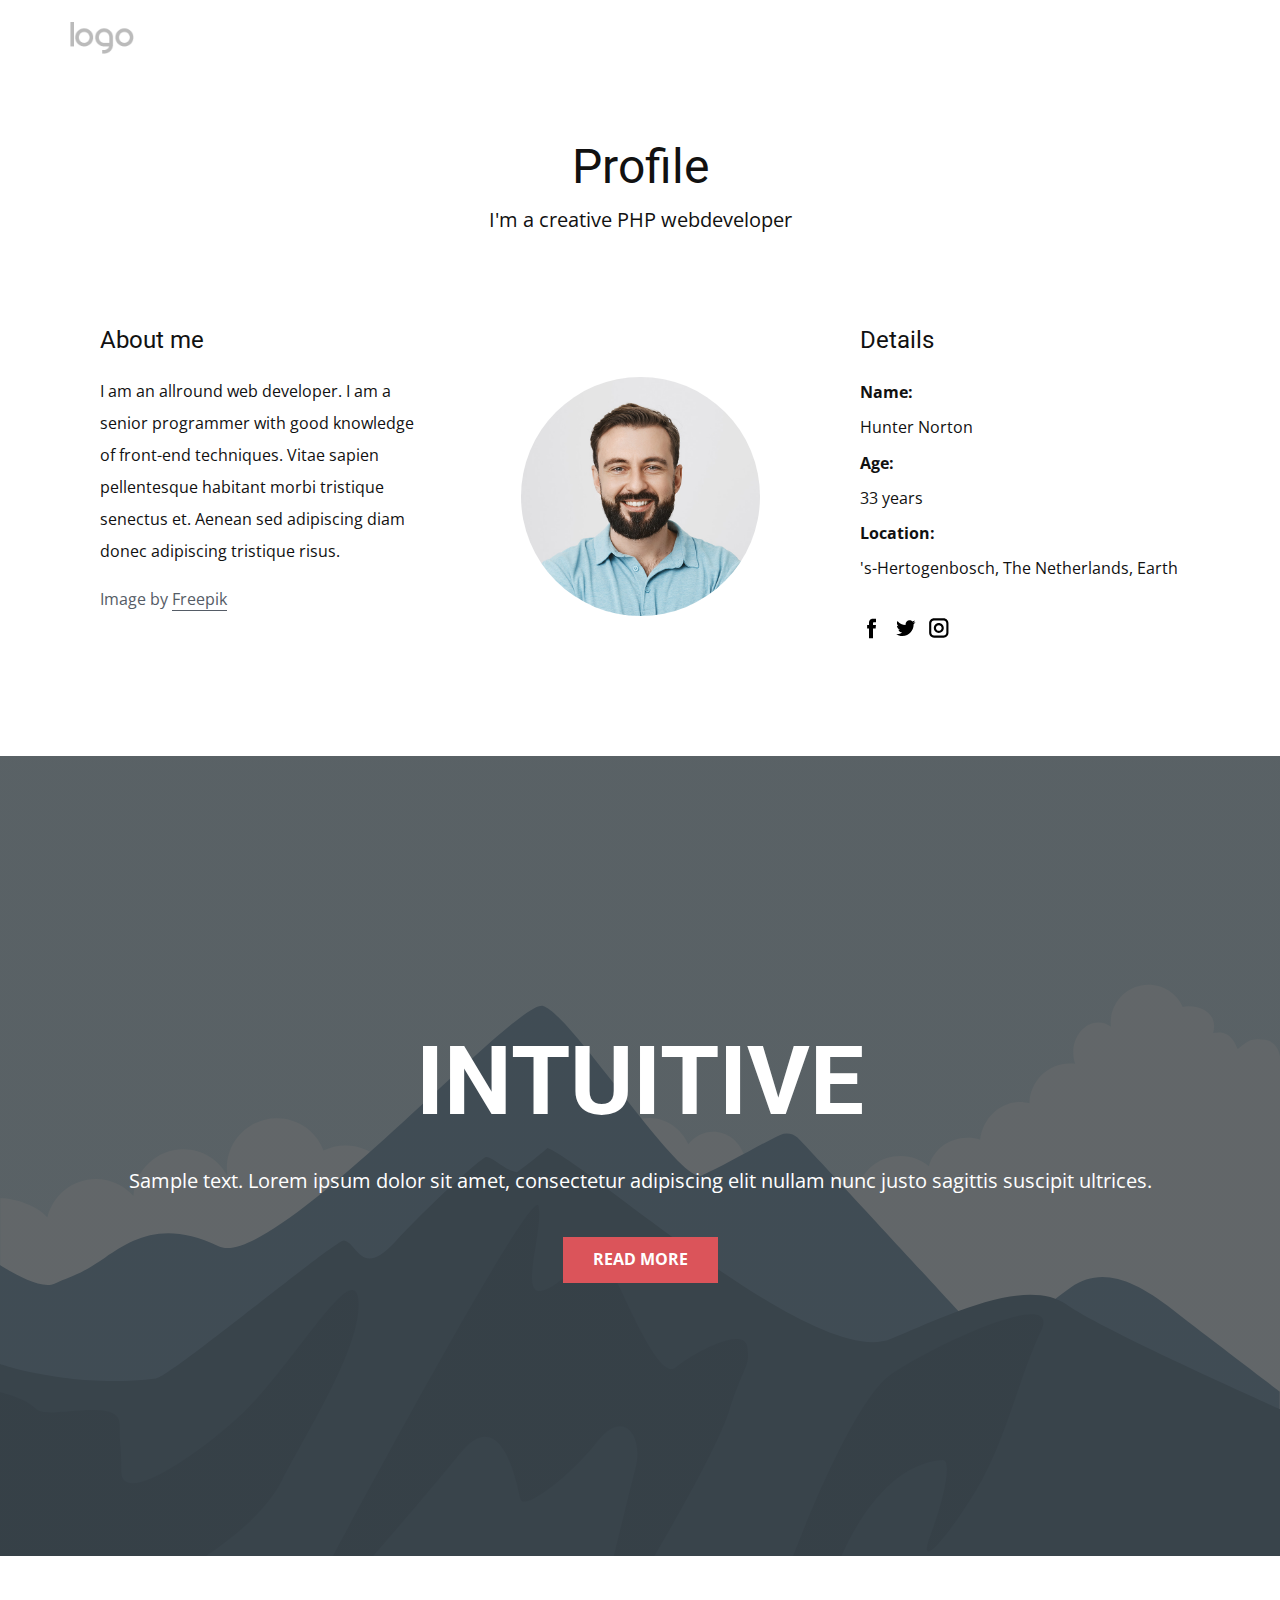
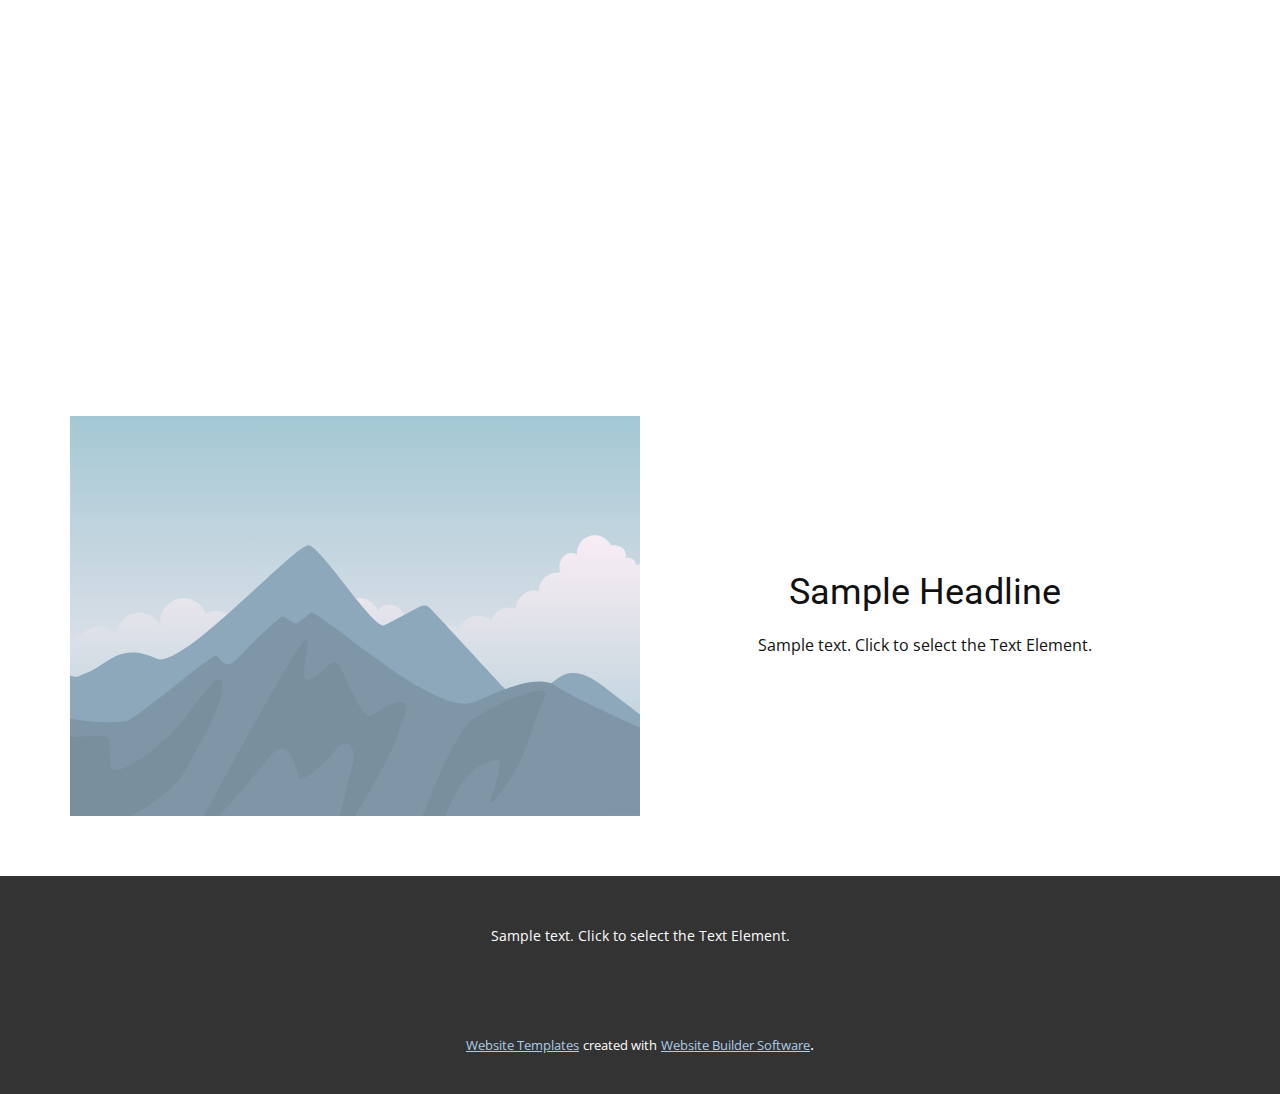
<file: index.html>
<!DOCTYPE html>
<html style="font-size: 16px;" lang="en"><head>
    <meta name="viewport" content="width=device-width, initial-scale=1.0">
    <meta charset="utf-8">
    <meta name="keywords" content="Profile, INTUITIVE">
    <meta name="description" content="">
    <title>Home</title>
    <link rel="stylesheet" href="static/css/nicepage.css" media="screen">
<link rel="stylesheet" href="static/css/Home.css" media="screen">
    <meta name="generator" content="Nicepage 5.3.6, nicepage.com">
    <link id="u-theme-google-font" rel="stylesheet" href="https://fonts.googleapis.com/css?family=Roboto:100,100i,300,300i,400,400i,500,500i,700,700i,900,900i|Open+Sans:300,300i,400,400i,500,500i,600,600i,700,700i,800,800i">
    
  
    
    

    <meta name="theme-color" content="#478ac9">
    <meta property="og:title" content="Home">
    <meta property="og:type" content="website">
  </head>
  <body data-home-page="Home.html" data-home-page-title="Home" class="u-body u-xl-mode" data-lang="en"><header class="u-clearfix u-header u-header" id="sec-473b"><div class="u-clearfix u-sheet u-valign-middle u-sheet-1">
        <a href="https://nicepage.com" class="u-image u-logo u-image-1">
          <img src="static/images/default-logo.png" class="u-logo-image u-logo-image-1">
        </a>
        <nav class="u-menu u-menu-dropdown u-offcanvas u-menu-1">
          <div class="menu-collapse" style="font-size: 1rem; letter-spacing: 0px;">
            <a class="u-button-style u-custom-left-right-menu-spacing u-custom-padding-bottom u-custom-top-bottom-menu-spacing u-nav-link u-text-active-palette-1-base u-text-hover-palette-2-base" href="#">
              <svg class="u-svg-link" viewBox="0 0 24 24"><use xmlns:xlink="http://www.w3.org/1999/xlink" xlink:href="#menu-hamburger"></use></svg>
              <svg class="u-svg-content" version="1.1" id="menu-hamburger" viewBox="0 0 16 16" x="0px" y="0px" xmlns:xlink="http://www.w3.org/1999/xlink" xmlns="http://www.w3.org/2000/svg"><g><rect y="1" width="16" height="2"></rect><rect y="7" width="16" height="2"></rect><rect y="13" width="16" height="2"></rect>
</g></svg>
            </a>
          </div>
          <div class="u-nav-container">
            <ul class="u-nav u-unstyled u-nav-1"><li class="u-nav-item"><a class="u-button-style u-nav-link u-text-active-palette-1-base u-text-hover-palette-2-base" href="Home.html" style="padding: 10px 20px;">Home</a>
</li><li class="u-nav-item"><a class="u-button-style u-nav-link u-text-active-palette-1-base u-text-hover-palette-2-base" href="About.html" style="padding: 10px 20px;">About</a>
</li><li class="u-nav-item"><a class="u-button-style u-nav-link u-text-active-palette-1-base u-text-hover-palette-2-base" href="Contact.html" style="padding: 10px 20px;">Contact</a>
</li></ul>
          </div>
          <div class="u-nav-container-collapse">
            <div class="u-black u-container-style u-inner-container-layout u-opacity u-opacity-95 u-sidenav">
              <div class="u-inner-container-layout u-sidenav-overflow">
                <div class="u-menu-close"></div>
                <ul class="u-align-center u-nav u-popupmenu-items u-unstyled u-nav-2"><li class="u-nav-item"><a class="u-button-style u-nav-link" href="Home.html">Home</a>
</li><li class="u-nav-item"><a class="u-button-style u-nav-link" href="About.html">About</a>
</li><li class="u-nav-item"><a class="u-button-style u-nav-link" href="Contact.html">Contact</a>
</li></ul>
              </div>
            </div>
            <div class="u-black u-menu-overlay u-opacity u-opacity-70"></div>
          </div>
        </nav>
      </div></header>
    <section class="u-align-center-lg u-align-center-md u-align-center-xl u-align-left-sm u-align-left-xs u-clearfix u-section-1" id="carousel_28b4">
      <div class="u-clearfix u-sheet u-valign-middle u-sheet-1">
        <h1 class="u-text u-text-1">Profile</h1>
        <p class="u-large-text u-text u-text-variant u-text-2">I'm a creative PHP webdeveloper</p>
        <div class="u-clearfix u-expanded-width u-layout-wrap u-layout-wrap-1">
          <div class="u-layout">
            <div class="u-layout-row">
              <div class="u-container-style u-layout-cell u-size-20 u-layout-cell-1">
                <div class="u-container-layout u-container-layout-1">
                  <h4 class="u-text u-text-3">About me</h4>
                  <p class="u-text u-text-default u-text-4">I am an allround web developer. I am a senior programmer with good knowledge of front-end techniques. Vitae sapien pellentesque habitant morbi tristique senectus et. Aenean sed adipiscing diam donec adipiscing tristique risus.&nbsp;</p>
                  <p class="u-text u-text-palette-5-dark-2 u-text-5">Image by <a href="https://www.freepik.com/photos/people" class="u-border-1 u-border-no-left u-border-no-right u-border-no-top u-border-palette-5-dark-2 u-btn u-button-link u-button-style u-none u-text-palette-5-dark-2 u-btn-1">Freepik</a>
                  </p>
                </div>
              </div>
              <div class="u-align-center-md u-align-left-sm u-align-left-xs u-container-style u-layout-cell u-size-20 u-layout-cell-2">
                <div class="u-container-layout u-valign-middle-lg u-valign-middle-xl u-valign-top-md u-valign-top-sm u-valign-top-xs u-container-layout-2">
                  <img src="static/images/cvv.jpg" alt="" class="u-image u-image-circle u-image-1" data-image-width="700" data-image-height="700">
                </div>
              </div>
              <div class="u-container-style u-layout-cell u-size-20 u-layout-cell-3">
                <div class="u-container-layout u-container-layout-3">
                  <h4 class="u-text u-text-6">Details</h4>
                  <p class="u-text u-text-7">
                    <span style="font-weight: 700;">Name: </span>
                    <br>Hunter Norton<br>
                    <span style="font-weight: 700;">Age: </span>
                    <br>33 years <span style="font-weight: 700;">
                      <br>Location: 
                    </span>
                    <br>'s-Hertogenbosch, The Netherlands, Earth
                  </p>
                  <div class="u-social-icons u-spacing-10 u-social-icons-1">
                    <a class="u-social-url" title="facebook" target="_blank" href="https://facebook.com/name"><span class="u-icon u-icon-circle u-social-facebook u-social-icon u-text-black u-icon-1"><svg class="u-svg-link" preserveAspectRatio="xMidYMin slice" viewBox="0 0 112 112" style=""><use xmlns:xlink="http://www.w3.org/1999/xlink" xlink:href="#svg-bc6b"></use></svg><svg class="u-svg-content" viewBox="0 0 112 112" x="0" y="0" id="svg-bc6b"><path fill="currentColor" d="M75.5,28.8H65.4c-1.5,0-4,0.9-4,4.3v9.4h13.9l-1.5,15.8H61.4v45.1H42.8V58.3h-8.8V42.4h8.8V32.2
	c0-7.4,3.4-18.8,18.8-18.8h13.8v15.4H75.5z"></path></svg></span>
                    </a>
                    <a class="u-social-url" title="twitter" target="_blank" href="https://twitter.com/name"><span class="u-icon u-icon-circle u-social-icon u-social-twitter u-text-black u-icon-2"><svg class="u-svg-link" preserveAspectRatio="xMidYMin slice" viewBox="0 0 112 112" style=""><use xmlns:xlink="http://www.w3.org/1999/xlink" xlink:href="#svg-ed97"></use></svg><svg class="u-svg-content" viewBox="0 0 112 112" x="0" y="0" id="svg-ed97"><path fill="currentColor" d="M92.2,38.2c0,0.8,0,1.6,0,2.3c0,24.3-18.6,52.4-52.6,52.4c-10.6,0.1-20.2-2.9-28.5-8.2
	c1.4,0.2,2.9,0.2,4.4,0.2c8.7,0,16.7-2.9,23-7.9c-8.1-0.2-14.9-5.5-17.3-12.8c1.1,0.2,2.4,0.2,3.4,0.2c1.6,0,3.3-0.2,4.8-0.7
	c-8.4-1.6-14.9-9.2-14.9-18c0-0.2,0-0.2,0-0.2c2.5,1.4,5.4,2.2,8.4,2.3c-5-3.3-8.3-8.9-8.3-15.4c0-3.4,1-6.5,2.5-9.2
	c9.1,11.1,22.7,18.5,38,19.2c-0.2-1.4-0.4-2.8-0.4-4.3c0.1-10,8.3-18.2,18.5-18.2c5.4,0,10.1,2.2,13.5,5.7c4.3-0.8,8.1-2.3,11.7-4.5
	c-1.4,4.3-4.3,7.9-8.1,10.1c3.7-0.4,7.3-1.4,10.6-2.9C98.9,32.3,95.7,35.5,92.2,38.2z"></path></svg></span>
                    </a>
                    <a class="u-social-url" title="instagram" target="_blank" href="https://www.instagram.com/name"><span class="u-icon u-icon-circle u-social-icon u-social-instagram u-text-black u-icon-3"><svg class="u-svg-link" preserveAspectRatio="xMidYMin slice" viewBox="0 0 112 112" style=""><use xmlns:xlink="http://www.w3.org/1999/xlink" xlink:href="#svg-ea73"></use></svg><svg class="u-svg-content" viewBox="0 0 112 112" x="0" y="0" id="svg-ea73"><path fill="currentColor" d="M55.9,32.9c-12.8,0-23.2,10.4-23.2,23.2s10.4,23.2,23.2,23.2s23.2-10.4,23.2-23.2S68.7,32.9,55.9,32.9z
	 M55.9,69.4c-7.4,0-13.3-6-13.3-13.3c-0.1-7.4,6-13.3,13.3-13.3s13.3,6,13.3,13.3C69.3,63.5,63.3,69.4,55.9,69.4z"></path><path fill="#FFFFFF" d="M79.7,26.8c-3,0-5.4,2.5-5.4,5.4s2.5,5.4,5.4,5.4c3,0,5.4-2.5,5.4-5.4S82.7,26.8,79.7,26.8z"></path><path fill="currentColor" d="M78.2,11H33.5C21,11,10.8,21.3,10.8,33.7v44.7c0,12.6,10.2,22.8,22.7,22.8h44.7c12.6,0,22.7-10.2,22.7-22.7
	V33.7C100.8,21.1,90.6,11,78.2,11z M91,78.4c0,7.1-5.8,12.8-12.8,12.8H33.5c-7.1,0-12.8-5.8-12.8-12.8V33.7
	c0-7.1,5.8-12.8,12.8-12.8h44.7c7.1,0,12.8,5.8,12.8,12.8V78.4z"></path></svg></span>
                    </a>
                  </div>
                </div>
              </div>
            </div>
          </div>
        </div>
      </div>
    </section>
    <section class="u-align-center u-clearfix u-image u-shading u-section-2" src="" data-image-width="256" data-image-height="256" id="sec-1709">
      <div class="u-clearfix u-sheet u-valign-middle u-sheet-1">
        <h1 class="u-text u-text-default u-title u-text-1">INTUITIVE</h1>
        <p class="u-large-text u-text u-text-default u-text-variant u-text-2">Sample text. Lorem ipsum dolor sit amet, consectetur adipiscing elit nullam nunc justo sagittis suscipit ultrices.</p>
        <a href="#" class="u-btn u-button-style u-palette-2-base u-btn-1">Read More</a>
      </div>
    </section>
    <section class="u-clearfix u-section-3" id="sec-b047">
      <div class="u-clearfix u-sheet u-sheet-1"></div>
    </section>
    <section class="u-clearfix u-section-4" id="sec-7a74">
      <div class="u-clearfix u-sheet u-sheet-1">
        <div class="u-clearfix u-expanded-width u-layout-wrap u-layout-wrap-1">
          <div class="u-layout">
            <div class="u-layout-row">
              <div class="u-container-style u-image u-layout-cell u-size-30 u-image-1" data-image-width="400" data-image-height="265">
                <div class="u-container-layout u-container-layout-1"></div>
              </div>
              <div class="u-container-align-center u-container-style u-layout-cell u-size-30 u-layout-cell-2">
                <div class="u-container-layout u-valign-middle u-container-layout-2">
                  <h2 class="u-align-center u-text u-text-default u-text-1">Sample Headline</h2>
                  <p class="u-align-center u-text u-text-default u-text-2">Sample text. Click to select the Text Element.</p>
                </div>
              </div>
            </div>
          </div>
        </div>
      </div>
    </section>
    
    
    <footer class="u-align-center u-clearfix u-footer u-grey-80 u-footer" id="sec-edd8"><div class="u-clearfix u-sheet u-sheet-1">
        <p class="u-small-text u-text u-text-variant u-text-1">Sample text. Click to select the Text Element.</p>
      </div></footer>
    <section class="u-backlink u-clearfix u-grey-80">
      <a class="u-link" href="https://nicepage.com/website-templates" target="_blank">
        <span>Website Templates</span>
      </a>
      <p class="u-text">
        <span>created with</span>
      </p>
      <a class="u-link" href="" target="_blank">
        <span>Website Builder Software</span>
      </a>. 
    </section>
  
</body></html>
</file>
